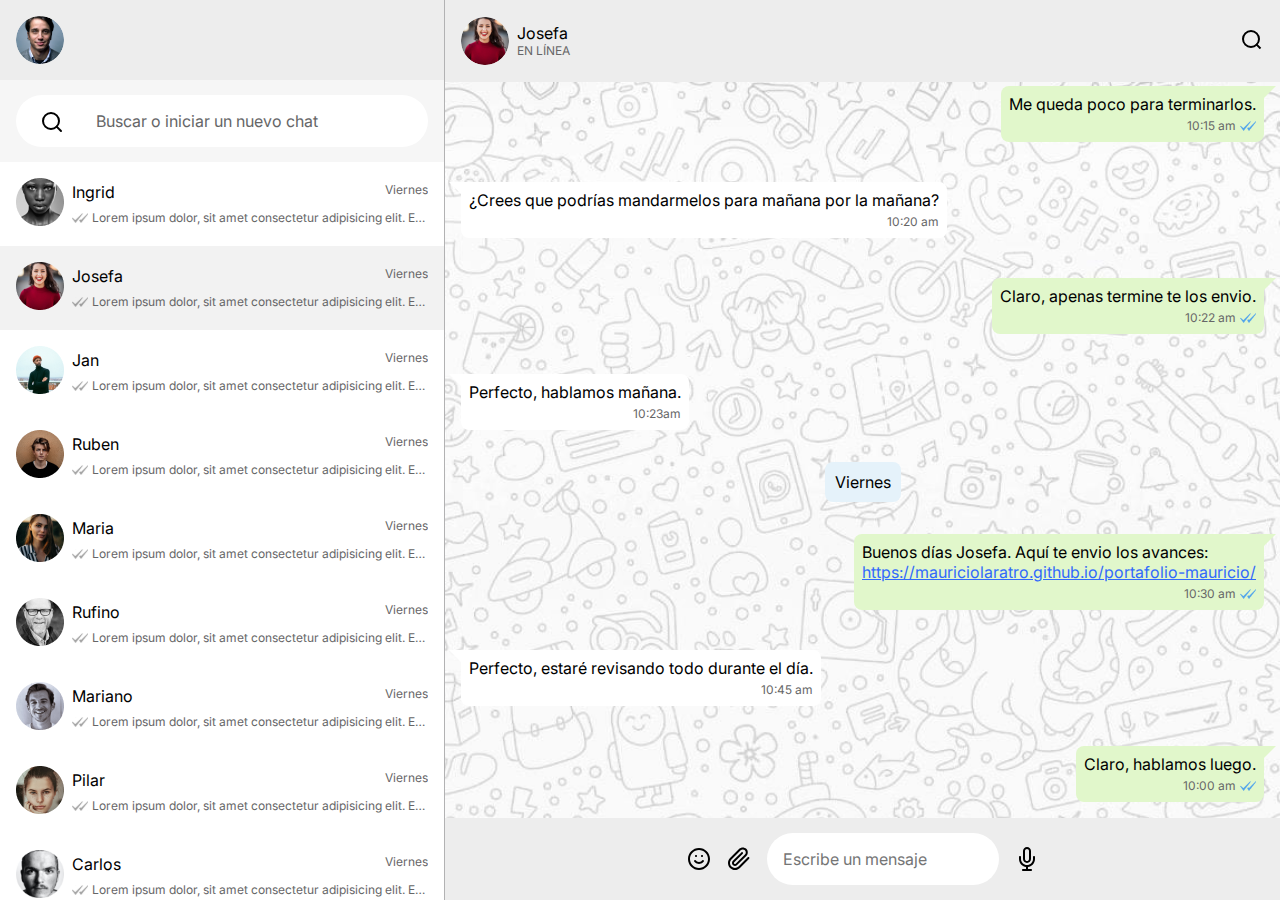
<file: index.html>
<!DOCTYPE html>
<html lang="es">
<head>
    <meta charset="UTF-8">
    <meta http-equiv="X-UA-Compatible" content="IE=edge">
    <meta name="viewport" content="width=device-width, initial-scale=1.0">
    <title>WhatsApp</title>
    <link rel="preconnect" href="https://fonts.googleapis.com">
<link rel="preconnect" href="https://fonts.gstatic.com" crossorigin>
<link href="https://fonts.googleapis.com/css2?family=Inter:wght@400;700&display=swap" rel="stylesheet">
    <link rel="stylesheet" href="./css/index.css">
</head>
<body>
    <div class="layout">
        <div class="sidebar">
            <div class="header">
                <div class="header-primary">
                    <div class="user">
                        <img src="./images/profile-photo.png" alt="Foto de perfil del usuario">
                    </div>
                </div>
            </div>

            <div class="search">
                <form class="searcher" action="" role="search" aria-label="Buscar en la lista de chats">
                    <button class="button">
                        <img class="icon-search" src="./icons/search.svg" aria-hidden="true" alt="icono del buscador">
                        <!-- <i class="icon-search" aria-hidden="true">Search</i> -->
                    </button>
                        <input type="search" placeholder="Buscar o iniciar un nuevo chat">
                </form>
            </div>

            <div class="chat-list">
                <div class="sidebarChat">
                    <div class="sidebarChat-img">
                        <img src="./images/ingrid.png" height="48" width="48" alt="Foto de perfil de ingrid">
                    </div>
                    <div class="sidebarChat-text">
                        <div class="sidebarChat-user">
                            <span class="user-name">Ingrid</span>
                            <span class="user-status">Viernes</span>
                        </div>
                        <div class="sidebarChat-message">
                            <img src="./images/non-doble-check.svg" alt="">
                            <span class="user-status">Lorem ipsum dolor, sit amet consectetur adipisicing elit. Eos repudiandae aspernatur iure reiciendis, dicta laudantium voluptatibus totam dolore delectus iusto ut suscipit corporis officia placeat! Aperiam commodi expedita doloribus sint.</span>
                        </div>
                    </div>
                </div>

                <div class="sidebarChat  is-active">
                    <div class="sidebarChat-img">
                        <img src="./images/josefa.png" height="48" width="48" alt="Foto de perfil de Josefa">
                    </div>
                    <div class="sidebarChat-text">
                        <div class="sidebarChat-user">
                            <span class="user-name">Josefa</span>
                            <span class="user-status">Viernes</span>
                        </div>
                        <div class="sidebarChat-message">
                            <img src="./images/non-doble-check.svg" alt="">
                            <span class="user-status">Lorem ipsum dolor, sit amet consectetur adipisicing elit. Eos repudiandae aspernatur iure reiciendis, dicta laudantium voluptatibus totam dolore delectus iusto ut suscipit corporis officia placeat! Aperiam commodi expedita doloribus sint.</span>
                        </div>
                    </div>
                </div>

                <div class="sidebarChat">
                    <div class="sidebarChat-img">
                        <img src="./images/jan.png" height="48" width="48" alt="Foto de perfil de Jan">
                    </div>
                    <div class="sidebarChat-text">
                        <div class="sidebarChat-user">
                            <span class="user-name">Jan</span>
                            <span class="user-status">Viernes</span>
                        </div>
                        <div class="sidebarChat-message">
                            <img src="./images/non-doble-check.svg" alt="">
                            <span class="user-status">Lorem ipsum dolor, sit amet consectetur adipisicing elit. Eos repudiandae aspernatur iure reiciendis, dicta laudantium voluptatibus totam dolore delectus iusto ut suscipit corporis officia placeat! Aperiam commodi expedita doloribus sint.</span>
                        </div>
                    </div>
                </div>

                <div class="sidebarChat">
                    <div class="sidebarChat-img">
                        <img src="./images/ruben.png" height="48" width="48" alt="Foto de perfil de Ruben">
                    </div>
                    <div class="sidebarChat-text">
                        <div class="sidebarChat-user">
                            <span class="user-name">Ruben</span>
                            <span class="user-status">Viernes</span>
                        </div>
                        <div class="sidebarChat-message">
                            <img src="./images/non-doble-check.svg" alt="">
                            <span class="user-status">Lorem ipsum dolor, sit amet consectetur adipisicing elit. Eos repudiandae aspernatur iure reiciendis, dicta laudantium voluptatibus totam dolore delectus iusto ut suscipit corporis officia placeat! Aperiam commodi expedita doloribus sint.</span>
                        </div>
                    </div>
                </div>

                <div class="sidebarChat">
                    <div class="sidebarChat-img">
                        <img src="./images/maria.png" height="48" width="48" alt="Foto de perfil de Maria">
                    </div>
                    <div class="sidebarChat-text">
                        <div class="sidebarChat-user">
                            <span class="user-name">Maria</span>
                            <span class="user-status">Viernes</span>
                        </div>
                        <div class="sidebarChat-message">
                            <img src="./images/non-doble-check.svg" alt="">
                            <span class="user-status">Lorem ipsum dolor, sit amet consectetur adipisicing elit. Eos repudiandae aspernatur iure reiciendis, dicta laudantium voluptatibus totam dolore delectus iusto ut suscipit corporis officia placeat! Aperiam commodi expedita doloribus sint.</span>
                        </div>
                    </div>
                </div>

                <div class="sidebarChat">
                    <div class="sidebarChat-img">
                        <img src="./images/rufino.png" height="48" width="48" alt="Foto de perfil de Rufino">
                    </div>
                    <div class="sidebarChat-text">
                        <div class="sidebarChat-user">
                            <span class="user-name">Rufino</span>
                            <span class="user-status">Viernes</span>
                        </div>
                        <div class="sidebarChat-message">
                            <img src="./images/non-doble-check.svg" alt="">
                            <span class="user-status">Lorem ipsum dolor, sit amet consectetur adipisicing elit. Eos repudiandae aspernatur iure reiciendis, dicta laudantium voluptatibus totam dolore delectus iusto ut suscipit corporis officia placeat! Aperiam commodi expedita doloribus sint.</span>
                        </div>
                    </div>
                </div>

                <div class="sidebarChat">
                    <div class="sidebarChat-img">
                        <img src="./images/mariano.png" height="48" width="48" alt="Foto de perfil de Mariano">
                    </div>
                    <div class="sidebarChat-text">
                        <div class="sidebarChat-user">
                            <span class="user-name">Mariano</span>
                            <span class="user-status">Viernes</span>
                        </div>
                        <div class="sidebarChat-message">
                            <img src="./images/non-doble-check.svg" alt="">
                            <span class="user-status">Lorem ipsum dolor, sit amet consectetur adipisicing elit. Eos repudiandae aspernatur iure reiciendis, dicta laudantium voluptatibus totam dolore delectus iusto ut suscipit corporis officia placeat! Aperiam commodi expedita doloribus sint.</span>
                        </div>
                    </div>
                </div>

                <div class="sidebarChat">
                    <div class="sidebarChat-img">
                        <img src="./images/pilar.png" height="48" width="48" alt="Foto de perfil de Pilar">
                    </div>
                    <div class="sidebarChat-text">
                        <div class="sidebarChat-user">
                            <span class="user-name">Pilar</span>
                            <span class="user-status">Viernes</span>
                        </div>
                        <div class="sidebarChat-message">
                            <img src="./images/non-doble-check.svg" alt="">
                            <span class="user-status">Lorem ipsum dolor, sit amet consectetur adipisicing elit. Eos repudiandae aspernatur iure reiciendis, dicta laudantium voluptatibus totam dolore delectus iusto ut suscipit corporis officia placeat! Aperiam commodi expedita doloribus sint.</span>
                        </div>
                    </div>
                </div>

                <div class="sidebarChat">
                    <div class="sidebarChat-img">
                        <img src="./images/carlos.png" height="48" width="48" alt="Foto de perfil de Carlos">
                    </div>
                    <div class="sidebarChat-text">
                        <div class="sidebarChat-user">
                            <span class="user-name">Carlos</span>
                            <span class="user-status">Viernes</span>
                        </div>
                        <div class="sidebarChat-message">
                            <img src="./images/non-doble-check.svg" alt="">
                            <span class="user-status">Lorem ipsum dolor, sit amet consectetur adipisicing elit. Eos repudiandae aspernatur iure reiciendis, dicta laudantium voluptatibus totam dolore delectus iusto ut suscipit corporis officia placeat! Aperiam commodi expedita doloribus sint.</span>
                        </div>
                    </div>
                </div>

                <div class="sidebarChat">
                    <div class="sidebarChat-img">
                        <img class="mauricioImg" src="./images/cv-image.jpg" height="48" width="48" alt="Foto de perfil de Mauricio">
                    </div>
                    <div class="sidebarChat-text">
                        <div class="sidebarChat-user">
                            <span class="user-name">Mauricio</span>
                            <span class="user-status">Viernes</span>
                        </div>
                        <div class="sidebarChat-message">
                            <img src="./images/non-doble-check.svg" alt="">
                            <span class="user-status">Lorem ipsum dolor, sit amet consectetur adipisicing elit. Eos repudiandae aspernatur iure reiciendis, dicta laudantium voluptatibus totam dolore delectus iusto ut suscipit corporis officia placeat! Aperiam commodi expedita doloribus sint.</span>
                        </div>
                    </div>
                </div>



            </div>

        </div>


        <div class="chat">
            <header class="header">
                <div class="header-primary">
                    <div class="user">
                        <img src="./images/josefa.png" width="48" height="48" alt="Foto de perfil de Josefa">
                        <p>
                            <span class="user-name">Josefa</span>
                            <span class="user-status">En Línea</span>
                        </p>
                    </div>
                </div>
                <div class="header-secondary">
                    <button class="button" aria-label="Buscar en los mensajes de este chat">
                        <img class="icon-search" src="./icons/search.svg" aria-hidden="true" alt="icono del buscador">

                        <!-- <i>search</i> -->
                    </button>
                </div>
            </header>
            <div class="message-list">

                <div class="message is-sender">
                    <div class="message-body">
                        <p class="message-text">Claro, hablamos luego.</p>
                    </div>
                    <div class="message-details">
                        <span class="message-date">10:00 am</span>
                        <span class="message-status is-dobleCheck"></span>
                    </div>
                </div>
                <div class="message is-receiver">
                    <div class="message-body">
                        <p class="message-text">Perfecto, estaré revisando todo durante el día.</p>
                    </div>
                    <div class="message-details">
                        <span class="message-date">10:45 am</span>
                    </div>
                </div>

                <div class="message is-sender">
                    <div class="message-body">
                        <p class="message-text">Buenos días Josefa. Aquí te envio los avances: <br> <a href="https://mauriciolaratro.github.io/portafolio-mauricio/">https://mauriciolaratro.github.io/portafolio-mauricio/</a></p>
                    </div>
                    <div class="message-details">
                        <span class="message-date">10:30 am</span>
                        <span class="message-status is-dobleCheck"></span>
                    </div>
                </div>
                                
                <div class="date">
                    Viernes
                </div>

                <div class="message is-receiver">
                    <div class="message-body">
                        <p class="message-text">Perfecto, hablamos mañana.</p>
                    </div>
                    <div class="message-details">
                        <span class="message-date">10:23am</span>
                    </div>
                </div>

                <div class="message is-sender">
                    <div class="message-body">
                        <p class="message-text">Claro, apenas termine te los envio.</p>
                    </div>
                    <div class="message-details">
                        <span class="message-date">10:22 am</span>
                        <span class="message-status is-dobleCheck"></span>
                    </div>
                </div>
                <div class="message is-receiver">
                    <div class="message-body">
                        <p class="message-text">¿Crees que podrías mandarmelos para mañana por la mañana?</p>
                    </div>
                    <div class="message-details">
                        <span class="message-date">10:20 am</span>
                    </div>
                </div>
                <div class="message is-sender">
                    <div class="message-body">
                        <p class="message-text">Me queda poco para terminarlos.</p>
                    </div>
                    <div class="message-details">
                        <span class="message-date">10:15 am</span>
                        <span class="message-status is-dobleCheck"></span>
                    </div>
                </div>
                <div class="message is-receiver">
                    <div class="message-body">
                        <p class="message-text">Me alegro, bien también. <br> Te escribía para saber como vas con los avances.</p>
                    </div>
                    <div class="message-details">
                        <span class="message-date">10:12 am</span>
                    </div>
                </div>


                <div class="message is-sender">
                    <div class="message-body">
                        <p class="message-text">Hola Josefa, Bien ¿y tú?</p>
                    </div>
                    <div class="message-details">
                        <span class="message-date">10:00 am</span>
                        <span class="message-status is-dobleCheck"></span>
                    </div>
                </div>
                <div class="message is-receiver">
                    <div class="message-body">
                        <p class="message-text">Hola ¿Cómo estás?</p>
                    </div>
                    <div class="message-details">
                        <span class="message-date">09:28 am</span>
                    </div>
                </div>
                <div class="date">
                    Jueves
                </div>
            </div>
            <div class="actions">
                <div class="emoji">
                    <button class="button">
                        <img src="./icons/smile.svg" alt="">
                    </button>
                </div>
                <div class="paperclip">
                    <button class="button">
                        <img src="./icons/paperclip.svg" alt="">
                    </button>
                </div>
                <div class="input">
                    <form action="" aria-label="Ingresar mensaje">
                        <input type="text" name="ingresar mensaje" placeholder="Escribe un mensaje">
                    </form>
                </div>
                <div class="mic">
                    <button class="button">
                        <img src="./icons/mic.svg" alt="">
                    </button>
                </div>
            </div>
        </div>
    </div>
</body>
</html>
</file>
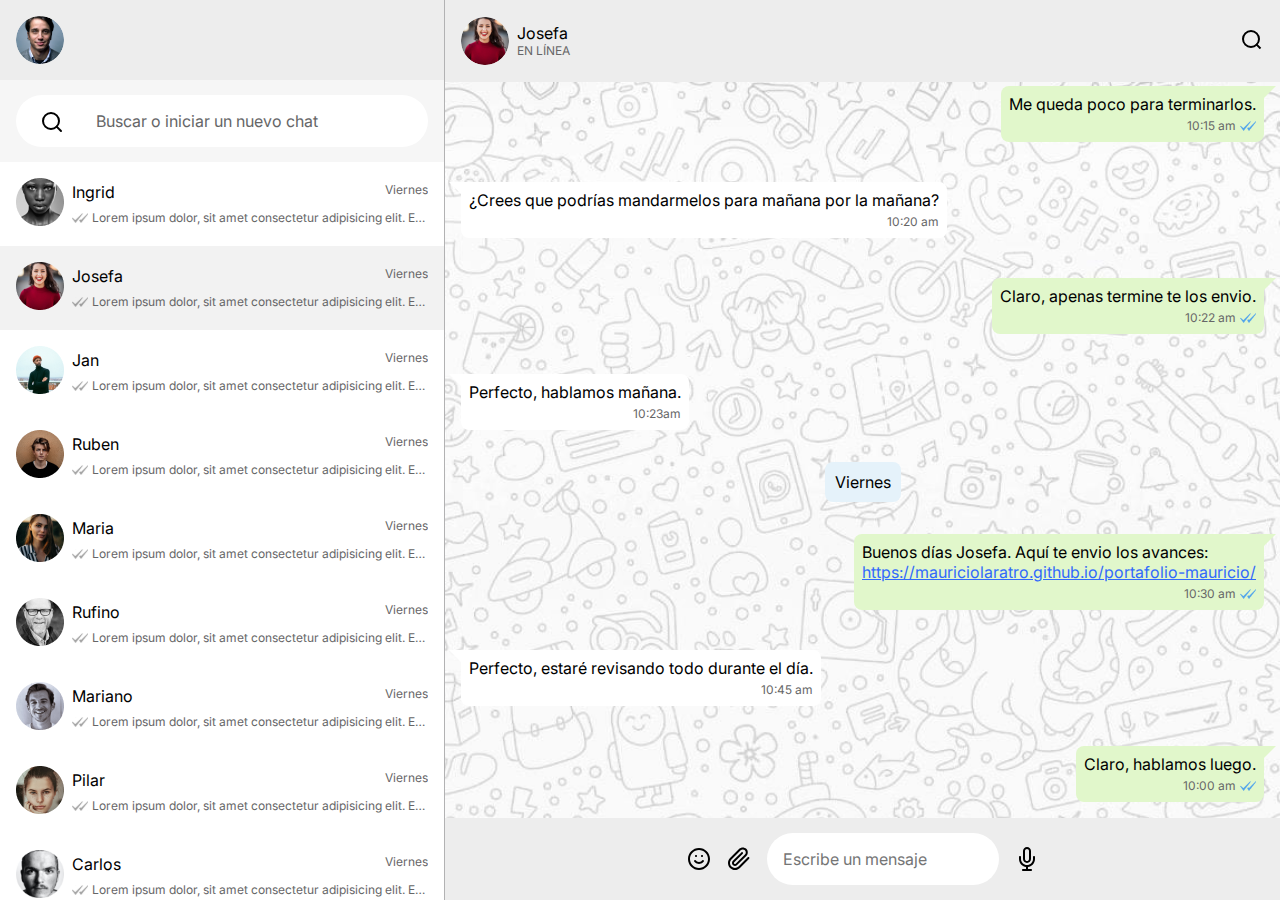
<file: index2.html>
<!DOCTYPE html>
<html lang="es">
<head>
    <meta charset="UTF-8">
    <meta http-equiv="X-UA-Compatible" content="IE=edge">
    <meta name="viewport" content="width=device-width, initial-scale=1.0">
    <title>WhatsApp</title>
    <link rel="preconnect" href="https://fonts.googleapis.com">
<link rel="preconnect" href="https://fonts.gstatic.com" crossorigin>
<link href="https://fonts.googleapis.com/css2?family=Inter:wght@400;700&display=swap" rel="stylesheet">
    <link rel="stylesheet" href="./css/index.css">
</head>
<body>
    <div class="layout">
        <div class="sidebar2">
            <div class="header">
                <div class="header-primary">
                    <div class="user">
                        <img src="./images/profile-photo.png" alt="Foto de perfil del usuario">
                    </div>
                </div>
            </div>

            <div class="search">
                <form class="searcher" action="" role="search" aria-label="Buscar en la lista de chats">
                    <button class="button">
                        <img class="icon-search" src="./icons/search.svg" aria-hidden="true" alt="icono del buscador">
                    </button>
                        <input type="search" placeholder="Buscar o iniciar un nuevo chat">
                </form>
            </div>

            <div class="chat-list">
                <div class="sidebarChat">
                    <div class="sidebarChat-img">
                        <img src="./images/ingrid.png" height="48" width="48" alt="Foto de perfil de ingrid">
                    </div>
                    <div class="sidebarChat-text">
                        <div class="sidebarChat-user">
                            <span class="user-name">Ingrid</span>
                            <span class="user-status">Viernes</span>
                        </div>
                        <div class="sidebarChat-message">
                            <img src="./images/non-doble-check.svg" alt="">
                            <span class="user-status">Lorem ipsum dolor, sit amet consectetur adipisicing elit. Eos repudiandae aspernatur iure reiciendis, dicta laudantium voluptatibus totam dolore delectus iusto ut suscipit corporis officia placeat! Aperiam commodi expedita doloribus sint.</span>
                        </div>
                    </div>
                </div>

                <div class="sidebarChat  is-active">
                    <div class="sidebarChat-img">
                        <img src="./images/josefa.png" height="48" width="48" alt="Foto de perfil de Josefa">
                    </div>
                    <div class="sidebarChat-text">
                        <div class="sidebarChat-user">
                            <span class="user-name">Josefa</span>
                            <span class="user-status">Viernes</span>
                        </div>
                        <div class="sidebarChat-message">
                            <img src="./images/non-doble-check.svg" alt="">
                            <span class="user-status">Lorem ipsum dolor, sit amet consectetur adipisicing elit. Eos repudiandae aspernatur iure reiciendis, dicta laudantium voluptatibus totam dolore delectus iusto ut suscipit corporis officia placeat! Aperiam commodi expedita doloribus sint.</span>
                        </div>
                    </div>
                </div>

                <div class="sidebarChat">
                    <div class="sidebarChat-img">
                        <img src="./images/jan.png" height="48" width="48" alt="Foto de perfil de Jan">
                    </div>
                    <div class="sidebarChat-text">
                        <div class="sidebarChat-user">
                            <span class="user-name">Jan</span>
                            <span class="user-status">Viernes</span>
                        </div>
                        <div class="sidebarChat-message">
                            <img src="./images/non-doble-check.svg" alt="">
                            <span class="user-status">Lorem ipsum dolor, sit amet consectetur adipisicing elit. Eos repudiandae aspernatur iure reiciendis, dicta laudantium voluptatibus totam dolore delectus iusto ut suscipit corporis officia placeat! Aperiam commodi expedita doloribus sint.</span>
                        </div>
                    </div>
                </div>

                <div class="sidebarChat">
                    <div class="sidebarChat-img">
                        <img src="./images/ruben.png" height="48" width="48" alt="Foto de perfil de Ruben">
                    </div>
                    <div class="sidebarChat-text">
                        <div class="sidebarChat-user">
                            <span class="user-name">Ruben</span>
                            <span class="user-status">Viernes</span>
                        </div>
                        <div class="sidebarChat-message">
                            <img src="./images/non-doble-check.svg" alt="">
                            <span class="user-status">Lorem ipsum dolor, sit amet consectetur adipisicing elit. Eos repudiandae aspernatur iure reiciendis, dicta laudantium voluptatibus totam dolore delectus iusto ut suscipit corporis officia placeat! Aperiam commodi expedita doloribus sint.</span>
                        </div>
                    </div>
                </div>

                <div class="sidebarChat">
                    <div class="sidebarChat-img">
                        <img src="./images/maria.png" height="48" width="48" alt="Foto de perfil de Maria">
                    </div>
                    <div class="sidebarChat-text">
                        <div class="sidebarChat-user">
                            <span class="user-name">Maria</span>
                            <span class="user-status">Viernes</span>
                        </div>
                        <div class="sidebarChat-message">
                            <img src="./images/non-doble-check.svg" alt="">
                            <span class="user-status">Lorem ipsum dolor, sit amet consectetur adipisicing elit. Eos repudiandae aspernatur iure reiciendis, dicta laudantium voluptatibus totam dolore delectus iusto ut suscipit corporis officia placeat! Aperiam commodi expedita doloribus sint.</span>
                        </div>
                    </div>
                </div>

                <div class="sidebarChat">
                    <div class="sidebarChat-img">
                        <img src="./images/rufino.png" height="48" width="48" alt="Foto de perfil de Rufino">
                    </div>
                    <div class="sidebarChat-text">
                        <div class="sidebarChat-user">
                            <span class="user-name">Rufino</span>
                            <span class="user-status">Viernes</span>
                        </div>
                        <div class="sidebarChat-message">
                            <img src="./images/non-doble-check.svg" alt="">
                            <span class="user-status">Lorem ipsum dolor, sit amet consectetur adipisicing elit. Eos repudiandae aspernatur iure reiciendis, dicta laudantium voluptatibus totam dolore delectus iusto ut suscipit corporis officia placeat! Aperiam commodi expedita doloribus sint.</span>
                        </div>
                    </div>
                </div>

                <div class="sidebarChat">
                    <div class="sidebarChat-img">
                        <img src="./images/mariano.png" height="48" width="48" alt="Foto de perfil de Mariano">
                    </div>
                    <div class="sidebarChat-text">
                        <div class="sidebarChat-user">
                            <span class="user-name">Mariano</span>
                            <span class="user-status">Viernes</span>
                        </div>
                        <div class="sidebarChat-message">
                            <img src="./images/non-doble-check.svg" alt="">
                            <span class="user-status">Lorem ipsum dolor, sit amet consectetur adipisicing elit. Eos repudiandae aspernatur iure reiciendis, dicta laudantium voluptatibus totam dolore delectus iusto ut suscipit corporis officia placeat! Aperiam commodi expedita doloribus sint.</span>
                        </div>
                    </div>
                </div>

                <div class="sidebarChat">
                    <div class="sidebarChat-img">
                        <img src="./images/pilar.png" height="48" width="48" alt="Foto de perfil de Pilar">
                    </div>
                    <div class="sidebarChat-text">
                        <div class="sidebarChat-user">
                            <span class="user-name">Pilar</span>
                            <span class="user-status">Viernes</span>
                        </div>
                        <div class="sidebarChat-message">
                            <img src="./images/non-doble-check.svg" alt="">
                            <span class="user-status">Lorem ipsum dolor, sit amet consectetur adipisicing elit. Eos repudiandae aspernatur iure reiciendis, dicta laudantium voluptatibus totam dolore delectus iusto ut suscipit corporis officia placeat! Aperiam commodi expedita doloribus sint.</span>
                        </div>
                    </div>
                </div>

                <div class="sidebarChat">
                    <div class="sidebarChat-img">
                        <img src="./images/carlos.png" height="48" width="48" alt="Foto de perfil de Carlos">
                    </div>
                    <div class="sidebarChat-text">
                        <div class="sidebarChat-user">
                            <span class="user-name">Carlos</span>
                            <span class="user-status">Viernes</span>
                        </div>
                        <div class="sidebarChat-message">
                            <img src="./images/non-doble-check.svg" alt="">
                            <span class="user-status">Lorem ipsum dolor, sit amet consectetur adipisicing elit. Eos repudiandae aspernatur iure reiciendis, dicta laudantium voluptatibus totam dolore delectus iusto ut suscipit corporis officia placeat! Aperiam commodi expedita doloribus sint.</span>
                        </div>
                    </div>
                </div>

                <div class="sidebarChat">
                    <div class="sidebarChat-img">
                        <img class="mauricioImg" src="./images/cv-image.jpg" height="48" width="48" alt="Foto de perfil de Mauricio">
                    </div>
                    <div class="sidebarChat-text">
                        <div class="sidebarChat-user">
                            <span class="user-name">Mauricio</span>
                            <span class="user-status">Viernes</span>
                        </div>
                        <div class="sidebarChat-message">
                            <img src="./images/non-doble-check.svg" alt="">
                            <span class="user-status">Lorem ipsum dolor, sit amet consectetur adipisicing elit. Eos repudiandae aspernatur iure reiciendis, dicta laudantium voluptatibus totam dolore delectus iusto ut suscipit corporis officia placeat! Aperiam commodi expedita doloribus sint.</span>
                        </div>
                    </div>
                </div>



            </div>

        </div>


        <div class="chat2">
            <header class="header">
                <div class="header-primary">
                    <div class="user">
                        <img src="./images/josefa.png" width="48" height="48" alt="Foto de perfil de Josefa">
                        <p>
                            <span class="user-name">Josefa</span>
                            <span class="user-status">En Línea</span>
                        </p>
                    </div>
                </div>
                <div class="header-secondary">
                    <button class="button" aria-label="Buscar en los mensajes de este chat">
                        <img class="icon-search" src="./icons/search.svg" aria-hidden="true" alt="icono del buscador">

                        <!-- <i>search</i> -->
                    </button>
                </div>
            </header>
            <div class="message-list">

                <div class="message is-sender">
                    <div class="message-body">
                        <p class="message-text">Claro, hablamos luego.</p>
                    </div>
                    <div class="message-details">
                        <span class="message-date">10:00 am</span>
                        <span class="message-status is-dobleCheck"></span>
                    </div>
                </div>
                <div class="message is-receiver">
                    <div class="message-body">
                        <p class="message-text">Perfecto, estaré revisando todo durante el día.</p>
                    </div>
                    <div class="message-details">
                        <span class="message-date">10:45 am</span>
                    </div>
                </div>

                <div class="message is-sender">
                    <div class="message-body">
                        <p class="message-text">Buenos días Josefa. Aquí te envio los avances: <br> <a href="https://mauriciolaratro.github.io/portafolio-mauricio/">https://mauriciolaratro.github.io/portafolio-mauricio/</a></p>
                    </div>
                    <div class="message-details">
                        <span class="message-date">10:30 am</span>
                        <span class="message-status is-dobleCheck"></span>
                    </div>
                </div>
                                
                <div class="date">
                    Viernes
                </div>

                <div class="message is-receiver">
                    <div class="message-body">
                        <p class="message-text">Perfecto, hablamos mañana.</p>
                    </div>
                    <div class="message-details">
                        <span class="message-date">10:23am</span>
                    </div>
                </div>

                <div class="message is-sender">
                    <div class="message-body">
                        <p class="message-text">Claro, apenas termine te los envio.</p>
                    </div>
                    <div class="message-details">
                        <span class="message-date">10:22 am</span>
                        <span class="message-status is-dobleCheck"></span>
                    </div>
                </div>
                <div class="message is-receiver">
                    <div class="message-body">
                        <p class="message-text">¿Crees que podrías mandarmelos para mañana por la mañana?</p>
                    </div>
                    <div class="message-details">
                        <span class="message-date">10:20 am</span>
                    </div>
                </div>
                <div class="message is-sender">
                    <div class="message-body">
                        <p class="message-text">Me queda poco para terminarlos.</p>
                    </div>
                    <div class="message-details">
                        <span class="message-date">10:15 am</span>
                        <span class="message-status is-dobleCheck"></span>
                    </div>
                </div>
                <div class="message is-receiver">
                    <div class="message-body">
                        <p class="message-text">Me alegro, bien también. <br> Te escribía para saber como vas con los avances.</p>
                    </div>
                    <div class="message-details">
                        <span class="message-date">10:12 am</span>
                    </div>
                </div>


                <div class="message is-sender">
                    <div class="message-body">
                        <p class="message-text">Hola Josefa, Bien ¿y tú?</p>
                    </div>
                    <div class="message-details">
                        <span class="message-date">10:00 am</span>
                        <span class="message-status is-dobleCheck"></span>
                    </div>
                </div>
                <div class="message is-receiver">
                    <div class="message-body">
                        <p class="message-text">Hola ¿Cómo estás?</p>
                    </div>
                    <div class="message-details">
                        <span class="message-date">09:28 am</span>
                    </div>
                </div>
                <div class="date">
                    Jueves
                </div>
            </div>
            <div class="actions">
                <div class="emoji">
                    <button class="button">
                        <img src="./icons/smile.svg" alt="">
                    </button>
                </div>
                <div class="paperclip">
                    <button class="button">
                        <img src="./icons/paperclip.svg" alt="">
                    </button>
                </div>
                <div class="input">
                    <form action="" aria-label="Ingresar mensaje">
                        <input type="text" name="ingresar mensaje" placeholder="Escribe un mensaje">
                    </form>
                </div>
                <div class="mic">
                    <button class="button">
                        <img src="./icons/mic.svg" alt="">
                    </button>
                </div>
            </div>
        </div>
    </div>
</body>
</html>
</file>
<file: css/index.css>
@import './layout.css';
@import './sidebar.css';
@import './chat.css';
@import './header.css';
@import './user.css';
@import './message-list.css';
@import './actions.css';
@import './buttons.css';

:root{
    --headerSize: 50px;
    --actionsSize: 50px;
    font-size: 16px;
    --black: #000000; 
    --grey10: #666667; 
    --grey15: rgba(210, 210, 210, .7); 
    --grey20: #f2f2f2; 
    --grey30: #f6f6f6; 
    --grey40: #ededed; 
    --white: #ffffff; 
    --green10: #e1f7cb; 
    --green20: #56bca6; 
    --green30: #429488; 
    --blue: #5cb3f0; 
    --red: #ff4a4a; 
    --body-16regular: 400 1rem/1.25rem Inter; 
    --body-16bold: 700 1rem/1.25rem Inter; 
    --body-14regular: 400 0.875rem/1.125rem Inter; 
    --body-14regular_u: 500 0.875rem/1.25rem Inter; 
    --caption-12bold: 700 0.75rem/1rem Inter; 
    --caption-12regular: 400 0.75rem/1rem Inter; 
    --caption-12regular_u: 400 0.75rem/1.25rem Inter; 
    }

body{
    margin: 0;
    font-family: 'inter', sans-serif;
    min-block-size: 100vh;
}

::-webkit-scrollbar{
    background-color: transparent;
    inline-size: .5rem;
}

::-webkit-scrollbar-button{
    display: none;
}

::-webkit-scrollbar-thumb{
    background-color: var(--grey15);
    opacity: 1;
}


/* *{
    border: 1px solid red;
} */


@media screen and (min-width: 768px) {
    .chat{
        display: flex;
    }

    .sidebar2{
        display: flex;
    }
}
</file>
